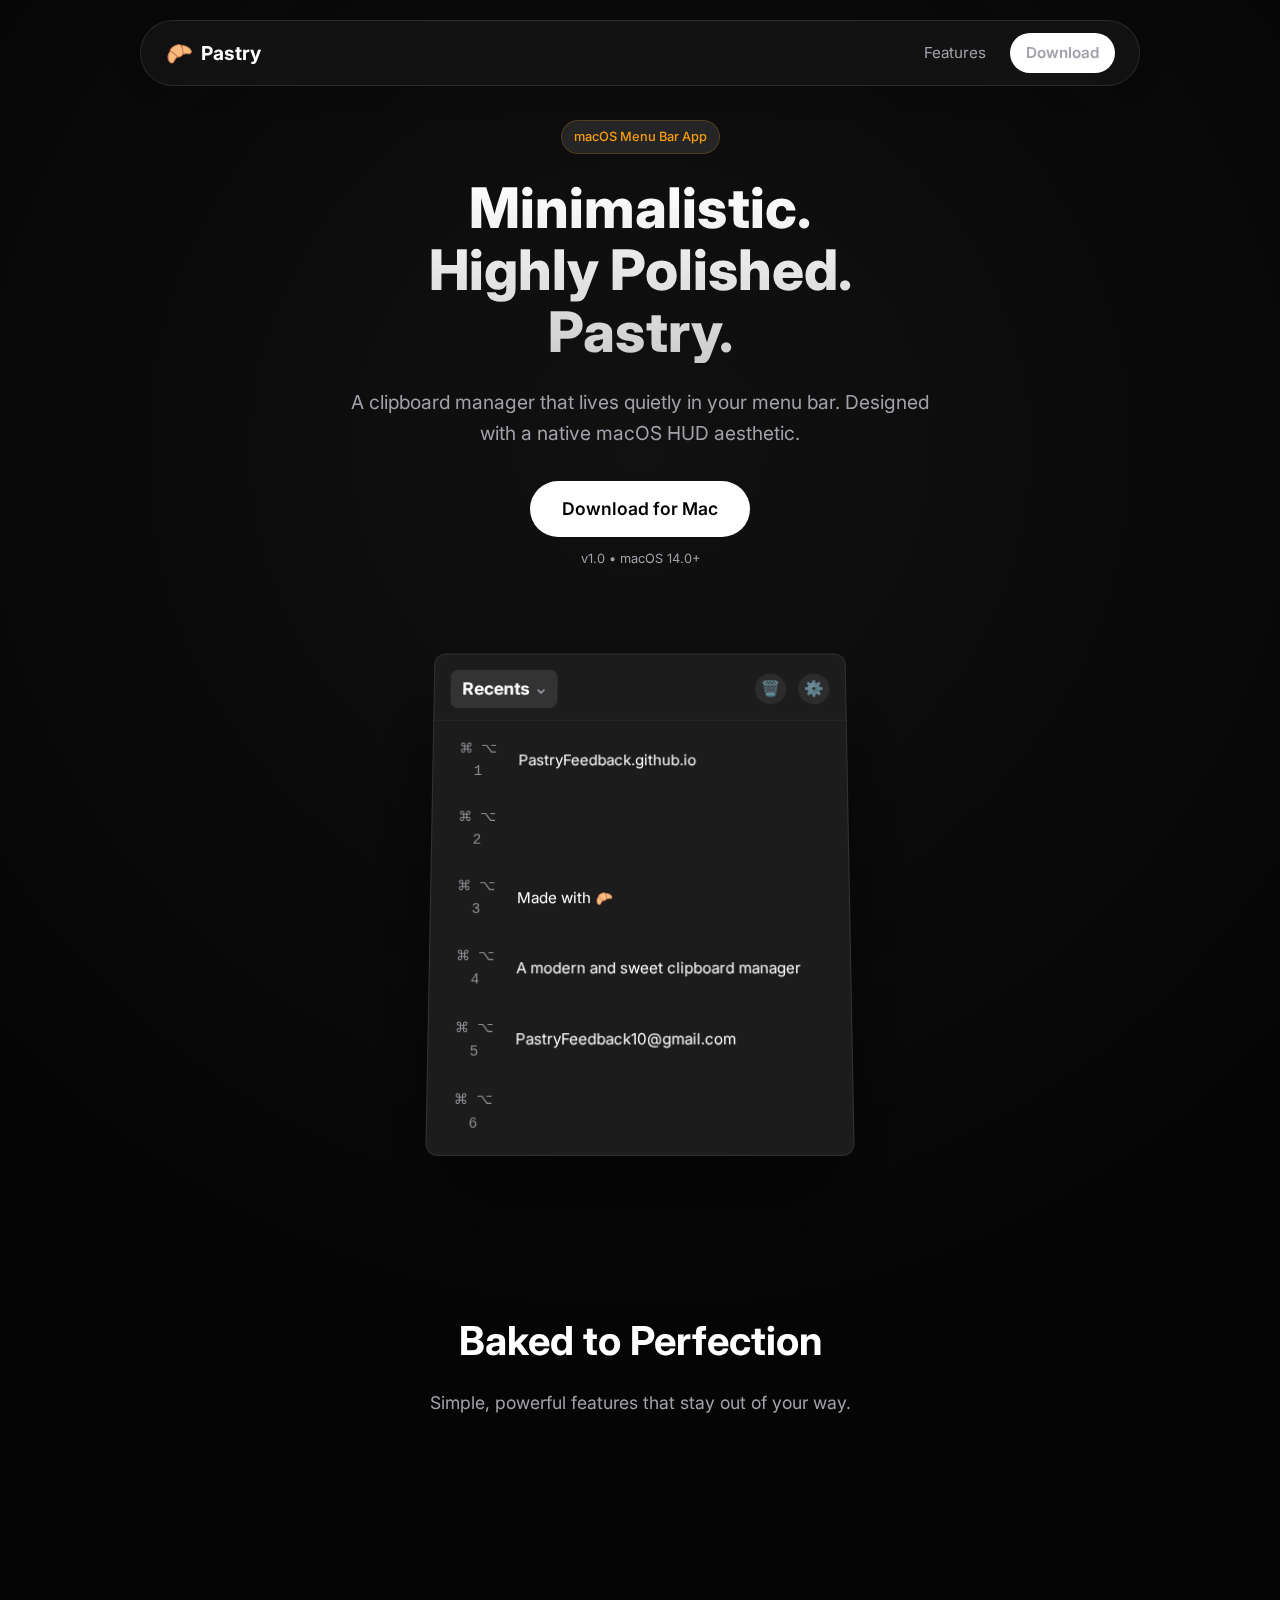
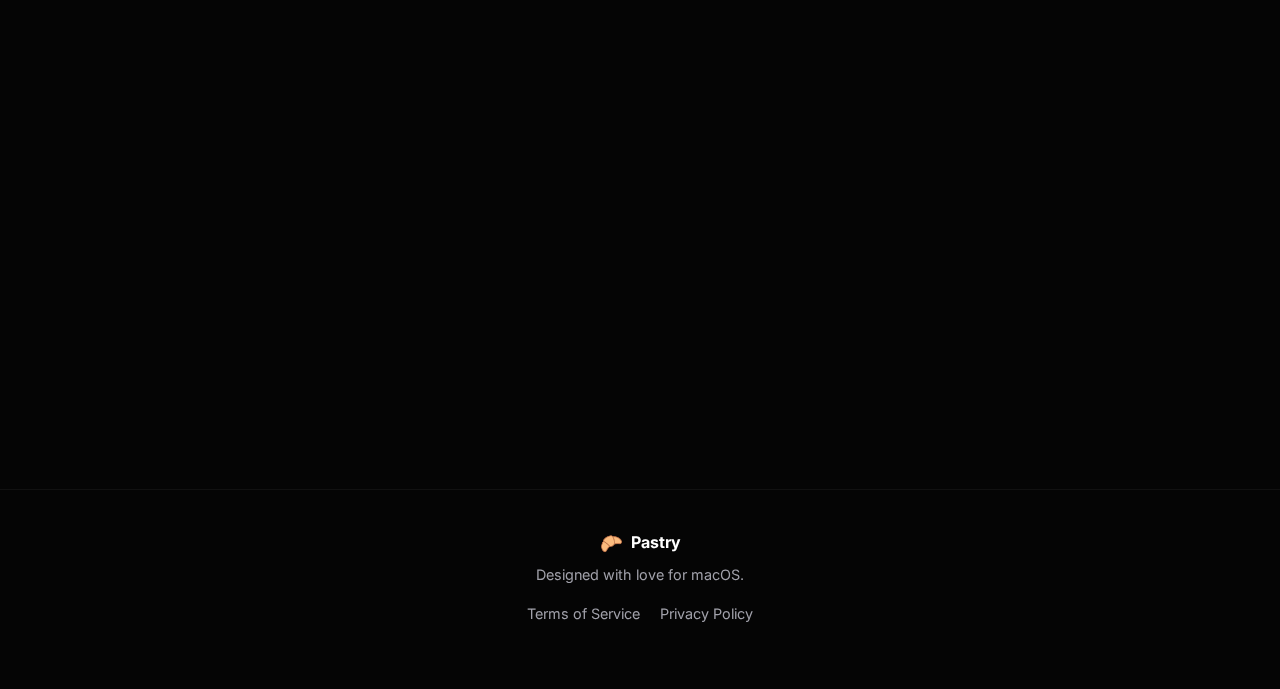
<file: index.html>
<!DOCTYPE html>
<html lang="en">
<head>
    <meta charset="UTF-8">
    <meta name="viewport" content="width=device-width, initial-scale=1.0">
    <title>Pastry - Minimalistic Clipboard Manager</title>
    <link rel="stylesheet" href="style.css">
    <link rel="preconnect" href="https://fonts.googleapis.com">
    <link rel="preconnect" href="https://fonts.gstatic.com" crossorigin>
    <link href="https://fonts.googleapis.com/css2?family=Inter:wght@300;400;500;600;700&display=swap" rel="stylesheet">
    <!-- SF Symbols font simulation or similar for specific icons could be added, but using emojis/svgs for now -->
</head>
<body>
    <div class="background-glow"></div>
    
    <nav class="navbar glass">
        <div class="logo">
            <img src="images/logo.png" alt="Pastry Logo" class="logo-img"> Pastry
        </div>
            <div class="nav-links">
                <a href="#features">Features</a>
                <a href="#" class="btn-primary">Download</a>
            </div>
    </nav>

    <main>
        <section class="hero">
            <div class="hero-content">
                <div class="badge">macOS Menu Bar App</div>
                <h1>Minimalistic.<br>Highly Polished.<br>Pastry.</h1>
                <p class="subtitle">A clipboard manager that lives quietly in your menu bar. Designed with a native macOS HUD aesthetic.</p>
                <div class="cta-group">
                    <a href="#" class="btn-primary large">Download for Mac</a>
                    <span class="version-info">v1.0 • macOS 14.0+</span>
                </div>
            </div>
            <div class="hero-visual">
                <!-- Main App Window (Recents) -->
                <div class="mockup-window glass app-window">
                    <div class="app-header">
                        <div class="header-title">
                            Recents <span class="chevron">⌄</span>
                        </div>
                        <div class="header-actions">
                            <span class="action-icon" title="Clear All">🗑️</span>
                            <span class="action-icon" title="Settings">⚙️</span>
                        </div>
                    </div>
                    <div class="app-content">
                        <div class="app-row">
                            <div class="row-shortcut">⌘ ⌥ 1</div>
                            <div class="row-content">PastryFeedback.github.io</div>
                        </div>
                        <div class="app-row">
                            <div class="row-shortcut">⌘ ⌥ 2</div>
                            <div class="row-content invisible-ink" data-width="200"></div>
                        </div>
                        <div class="app-row">
                            <div class="row-shortcut">⌘ ⌥ 3</div>
                            <div class="row-content">Made with <img src="images/logo.png" alt="Pastry Logo" style="height: 1.2em; vertical-align: sub;"></div>
                        </div>
                        <div class="app-row">
                            <div class="row-shortcut">⌘ ⌥ 4</div>
                            <div class="row-content">A modern and sweet clipboard manager</div>
                        </div>
                        <div class="app-row">
                            <div class="row-shortcut">⌘ ⌥ 5</div>
                            <div class="row-content">PastryFeedback10@gmail.com</div>
                        </div>
                         <div class="app-row">
                            <div class="row-shortcut">⌘ ⌥ 6</div>
                            <div class="row-content invisible-ink" data-width="150"></div>
                        </div>
                    </div>
                </div>

            </div>
        </section>

        <section id="features" class="features">
            <div class="section-header">
                <h2>Baked to Perfection</h2>
                <p>Simple, powerful features that stay out of your way.</p>
            </div>
            
            <div class="feature-grid">
                <div class="feature-card glass">
                    <div class="feature-icon">🕒</div>
                    <h3>Recents History</h3>
                    <p>Automatically captures the last 10 text snippets copied to your clipboard.</p>
                </div>
                <div class="feature-card glass">
                    <div class="feature-icon">⌨️</div>
                    <h3>Global Hotkeys</h3>
                    <p>Quickly copy items using <code>Cmd+Opt+1</code> through <code>0</code>.</p>
                </div>
                <div class="feature-card glass">
                    <div class="feature-icon">📁</div>
                    <h3>Custom Profiles</h3>
                    <p>Create named folders to organize your persistent snippets.</p>
                </div>
                <div class="feature-card glass">
                    <div class="feature-icon">👁️</div>
                    <h3>Obscure Text</h3>
                    <p>Right-click any snippet to hide sensitive information with "invisible ink."</p>
                </div>
                <div class="feature-card glass">
                    <div class="feature-icon">🗑️</div>
                    <h3>Smart Deletion</h3>
                    <p>Swipe left or press <code>Cmd+D</code> with safety confirmations.</p>
                </div>
                <div class="feature-card glass">
                    <div class="feature-icon">🔒</div>
                    <h3>Private & Secure</h3>
                    <p>Pastry doesn't store, sell, or send any data. Everything is stored locally for app functionality only.</p>
                </div>
            </div>
        </section>

    </main>

    <footer>
        <div class="footer-content">
            <div class="footer-logo">
                <img src="images/logo.png" alt="Pastry Logo" class="footer-logo-img"> Pastry
            </div>
            <p>Designed with love for macOS.</p>
            <div class="footer-links">
                <a href="terms.html">Terms of Service</a>
                <a href="privacy.html">Privacy Policy</a>
            </div>
        </div>
    </footer>

    <script src="script.js"></script>
</body>
</html>
</file>
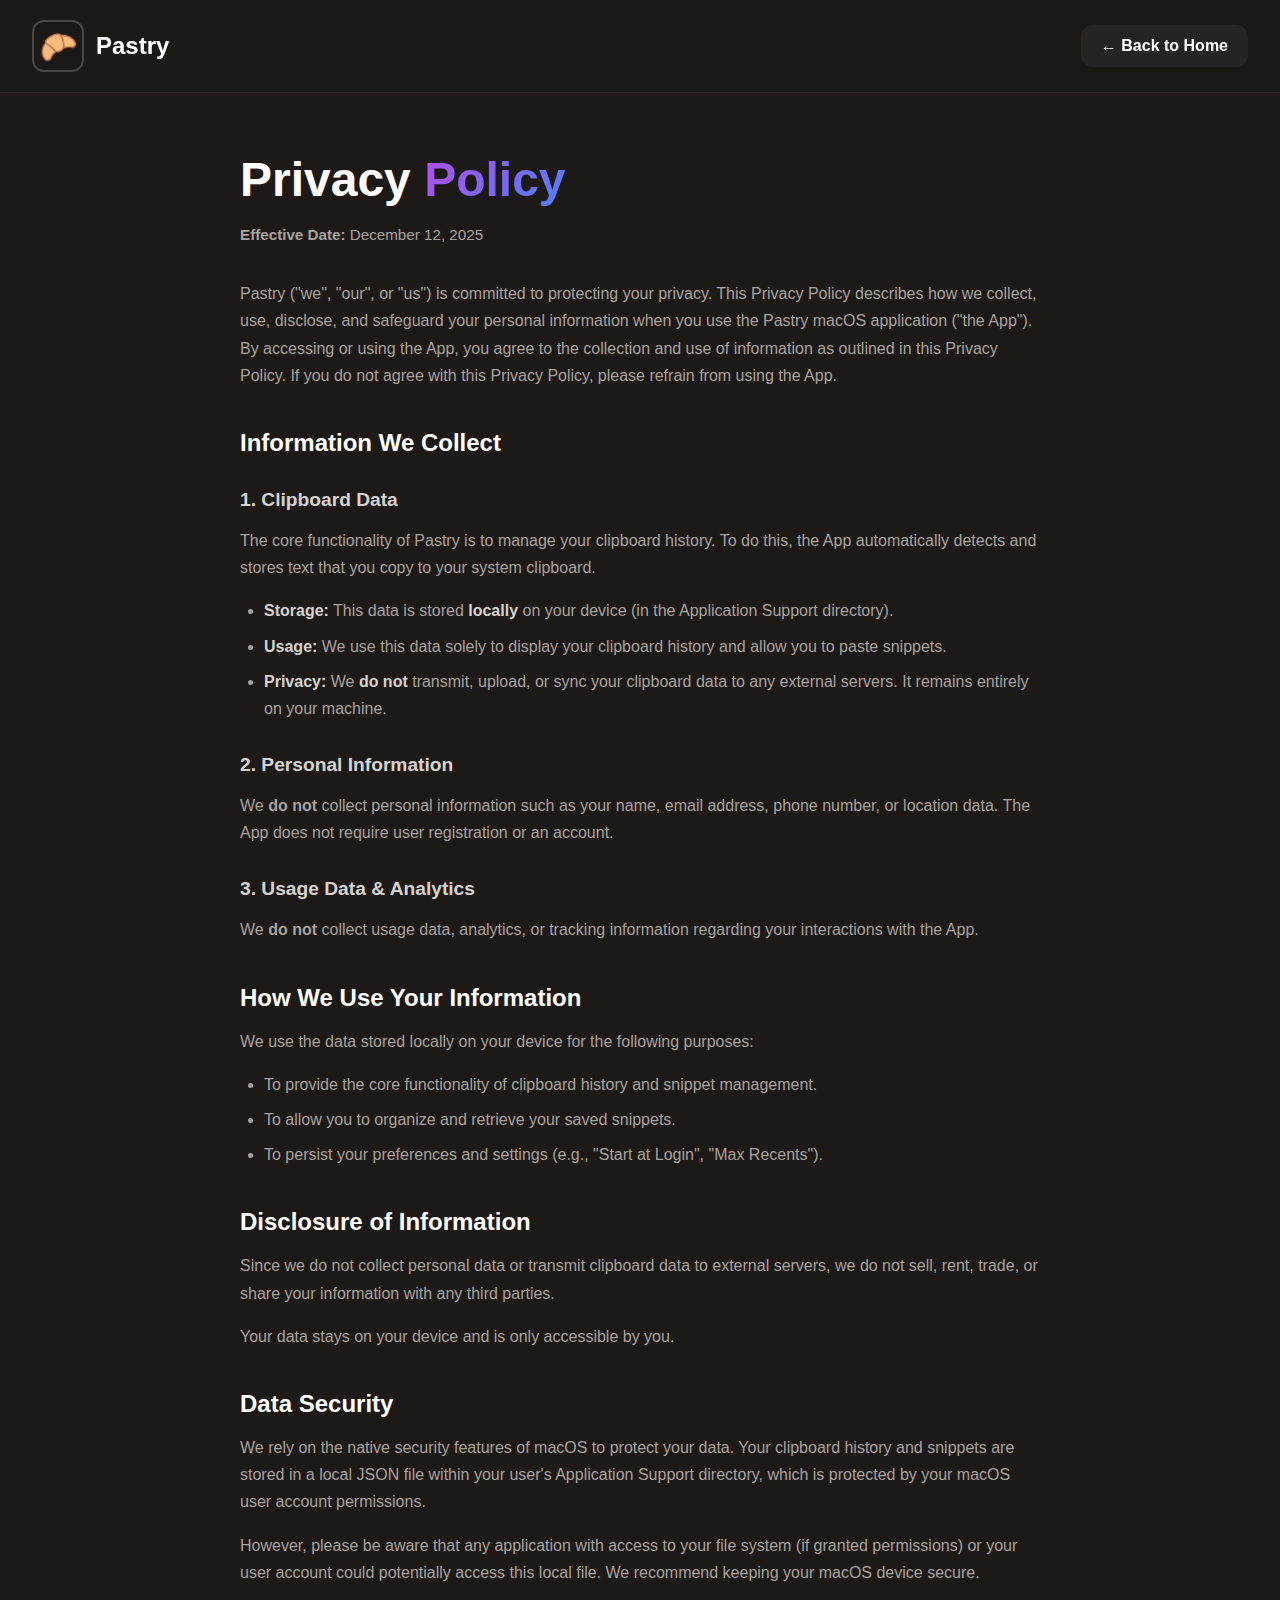
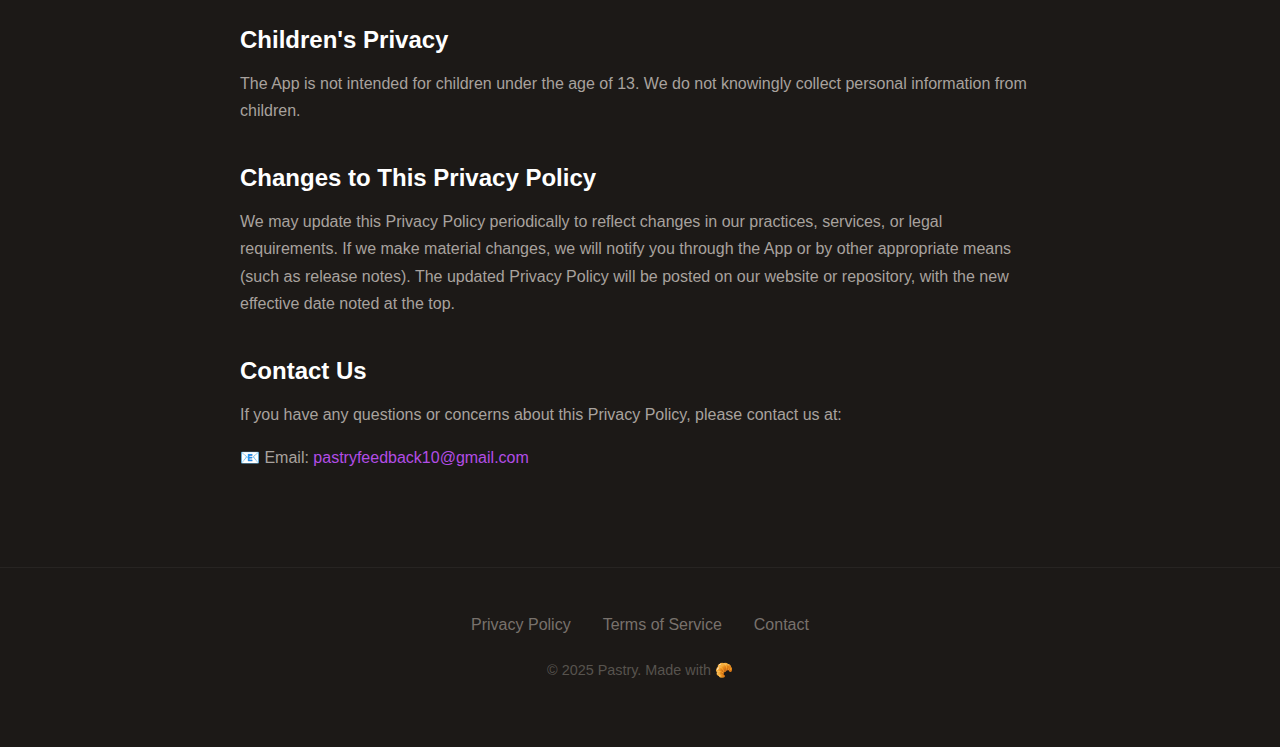
<file: privacy.html>
<!DOCTYPE html>
<html lang="en" class="dark">
<head>
    <meta charset="UTF-8">
    <meta name="viewport" content="width=device-width, initial-scale=1.0">
    <title>Privacy Policy - Pastry</title>
    <link rel="icon" type="image/png" href="images/logo.png">
    <link rel="stylesheet" crossorigin="" href="assets/app-BMfBlJcu.css">
    <style>
        body {
            background-color: #1c1917;
            color: #e7e5e4;
            font-family: -apple-system, BlinkMacSystemFont, "Segoe UI", Roboto, Helvetica, Arial, sans-serif;
            margin: 0;
            padding: 0;
            min-height: 100vh;
        }
        
        .text-gradient-pastry {
            background: linear-gradient(135deg, rgb(179, 77, 230) 0%, rgb(77, 128, 255) 100%);
            -webkit-background-clip: text;
            -webkit-text-fill-color: transparent;
            background-clip: text;
        }
        
        /* Header */
        header {
            background-color: rgba(28, 25, 23, 0.8);
            backdrop-filter: blur(24px);
            -webkit-backdrop-filter: blur(24px);
            border-bottom: 1px solid rgba(255,255,255,0.05);
            position: fixed;
            top: 0;
            left: 0;
            right: 0;
            z-index: 40;
            padding: 1.25rem 2rem;
        }
        
        .header-content {
            max-width: 1280px;
            margin: 0 auto;
            display: flex;
            justify-content: space-between;
            align-items: center;
        }
        
        .logo-link {
            display: flex;
            align-items: center;
            text-decoration: none;
            gap: 12px;
        }
        
        .logo-img {
            width: 40px;
            height: 40px;
            border-radius: 12px;
            border: 2.5px solid rgba(255, 255, 255, 0.2);
            padding: 4px;
            object-fit: contain;
        }
        
        .logo-text {
            font-size: 1.5rem;
            font-weight: 700;
            color: #fff;
        }
        
        .home-btn {
            background: rgba(255, 255, 255, 0.05);
            color: #fff;
            padding: 12px 20px;
            border-radius: 12px;
            text-decoration: none;
            font-weight: 600;
            font-size: 1rem;
            transition: background 0.2s;
        }
        
        .home-btn:hover {
            background: rgba(255, 255, 255, 0.1);
        }
        
        /* Main Content */
        main {
            max-width: 800px;
            margin: 0 auto;
            padding: 120px 24px 80px;
        }
        
        h1 {
            font-size: 3rem;
            font-weight: 700;
            margin-bottom: 0.5rem;
            color: #fff;
        }
        
        .effective-date {
            color: #a8a29e;
            margin-bottom: 2rem;
            font-size: 0.95rem;
        }
        
        h2 {
            font-size: 1.5rem;
            font-weight: 600;
            color: #fff;
            margin-top: 2.5rem;
            margin-bottom: 1rem;
        }
        
        h3 {
            font-size: 1.2rem;
            font-weight: 600;
            color: #d6d3d1;
            margin-top: 2rem;
            margin-bottom: 0.75rem;
        }
        
        p {
            line-height: 1.7;
            color: #a8a29e;
            margin-bottom: 1rem;
        }
        
        ul {
            padding-left: 1.5rem;
            margin-bottom: 1rem;
        }
        
        li {
            line-height: 1.7;
            color: #a8a29e;
            margin-bottom: 0.5rem;
        }
        
        li strong {
            color: #d6d3d1;
        }
        
        a {
            color: rgb(179, 77, 230);
            text-decoration: none;
        }
        
        a:hover {
            text-decoration: underline;
        }
        
        /* Footer */
        footer {
            text-align: center;
            padding: 3rem 2rem;
            border-top: 1px solid rgba(255, 255, 255, 0.05);
        }
        
        .footer-links {
            display: flex;
            justify-content: center;
            gap: 2rem;
            margin-bottom: 1.5rem;
        }
        
        .footer-link {
            color: #78716c;
            text-decoration: none;
            transition: color 0.2s;
        }
        
        .footer-link:hover {
            color: #d6d3d1;
        }
        
        .footer-text {
            color: #57534e;
            font-size: 0.9rem;
        }
    </style>
</head>
<body>
    <header>
        <div class="header-content">
            <a href="index.html" class="logo-link">
                <img src="images/logo.png" alt="Pastry Logo" class="logo-img">
                <span class="logo-text">Pastry</span>
            </a>
            <a href="index.html" class="home-btn">← Back to Home</a>
        </div>
    </header>

    <main>
        <h1>Privacy <span class="text-gradient-pastry">Policy</span></h1>
        <p class="effective-date"><strong>Effective Date:</strong> December 12, 2025</p>

        <p>Pastry ("we", "our", or "us") is committed to protecting your privacy. This Privacy Policy describes how we collect, use, disclose, and safeguard your personal information when you use the Pastry macOS application ("the App"). By accessing or using the App, you agree to the collection and use of information as outlined in this Privacy Policy. If you do not agree with this Privacy Policy, please refrain from using the App.</p>

        <h2>Information We Collect</h2>

        <h3>1. Clipboard Data</h3>
        <p>The core functionality of Pastry is to manage your clipboard history. To do this, the App automatically detects and stores text that you copy to your system clipboard.</p>
        <ul>
            <li><strong>Storage:</strong> This data is stored <strong>locally</strong> on your device (in the Application Support directory).</li>
            <li><strong>Usage:</strong> We use this data solely to display your clipboard history and allow you to paste snippets.</li>
            <li><strong>Privacy:</strong> We <strong>do not</strong> transmit, upload, or sync your clipboard data to any external servers. It remains entirely on your machine.</li>
        </ul>

        <h3>2. Personal Information</h3>
        <p>We <strong>do not</strong> collect personal information such as your name, email address, phone number, or location data. The App does not require user registration or an account.</p>

        <h3>3. Usage Data & Analytics</h3>
        <p>We <strong>do not</strong> collect usage data, analytics, or tracking information regarding your interactions with the App.</p>

        <h2>How We Use Your Information</h2>
        <p>We use the data stored locally on your device for the following purposes:</p>
        <ul>
            <li>To provide the core functionality of clipboard history and snippet management.</li>
            <li>To allow you to organize and retrieve your saved snippets.</li>
            <li>To persist your preferences and settings (e.g., "Start at Login", "Max Recents").</li>
        </ul>

        <h2>Disclosure of Information</h2>
        <p>Since we do not collect personal data or transmit clipboard data to external servers, we do not sell, rent, trade, or share your information with any third parties.</p>
        <p>Your data stays on your device and is only accessible by you.</p>

        <h2>Data Security</h2>
        <p>We rely on the native security features of macOS to protect your data. Your clipboard history and snippets are stored in a local JSON file within your user's Application Support directory, which is protected by your macOS user account permissions.</p>
        <p>However, please be aware that any application with access to your file system (if granted permissions) or your user account could potentially access this local file. We recommend keeping your macOS device secure.</p>

        <h2>Children's Privacy</h2>
        <p>The App is not intended for children under the age of 13. We do not knowingly collect personal information from children.</p>

        <h2>Changes to This Privacy Policy</h2>
        <p>We may update this Privacy Policy periodically to reflect changes in our practices, services, or legal requirements. If we make material changes, we will notify you through the App or by other appropriate means (such as release notes). The updated Privacy Policy will be posted on our website or repository, with the new effective date noted at the top.</p>

        <h2>Contact Us</h2>
        <p>If you have any questions or concerns about this Privacy Policy, please contact us at:</p>
        <p>📧 Email: <a href="mailto:pastryfeedback10@gmail.com">pastryfeedback10@gmail.com</a></p>
    </main>

    <footer>
        <div class="footer-links">
            <a href="privacy.html" class="footer-link">Privacy Policy</a>
            <a href="terms.html" class="footer-link">Terms of Service</a>
            <a href="mailto:PastryFeedback10@gmail.com" class="footer-link">Contact</a>
        </div>
        <p class="footer-text">© 2025 Pastry. Made with 🥐</p>
    </footer>
</body>
</html>
</file>
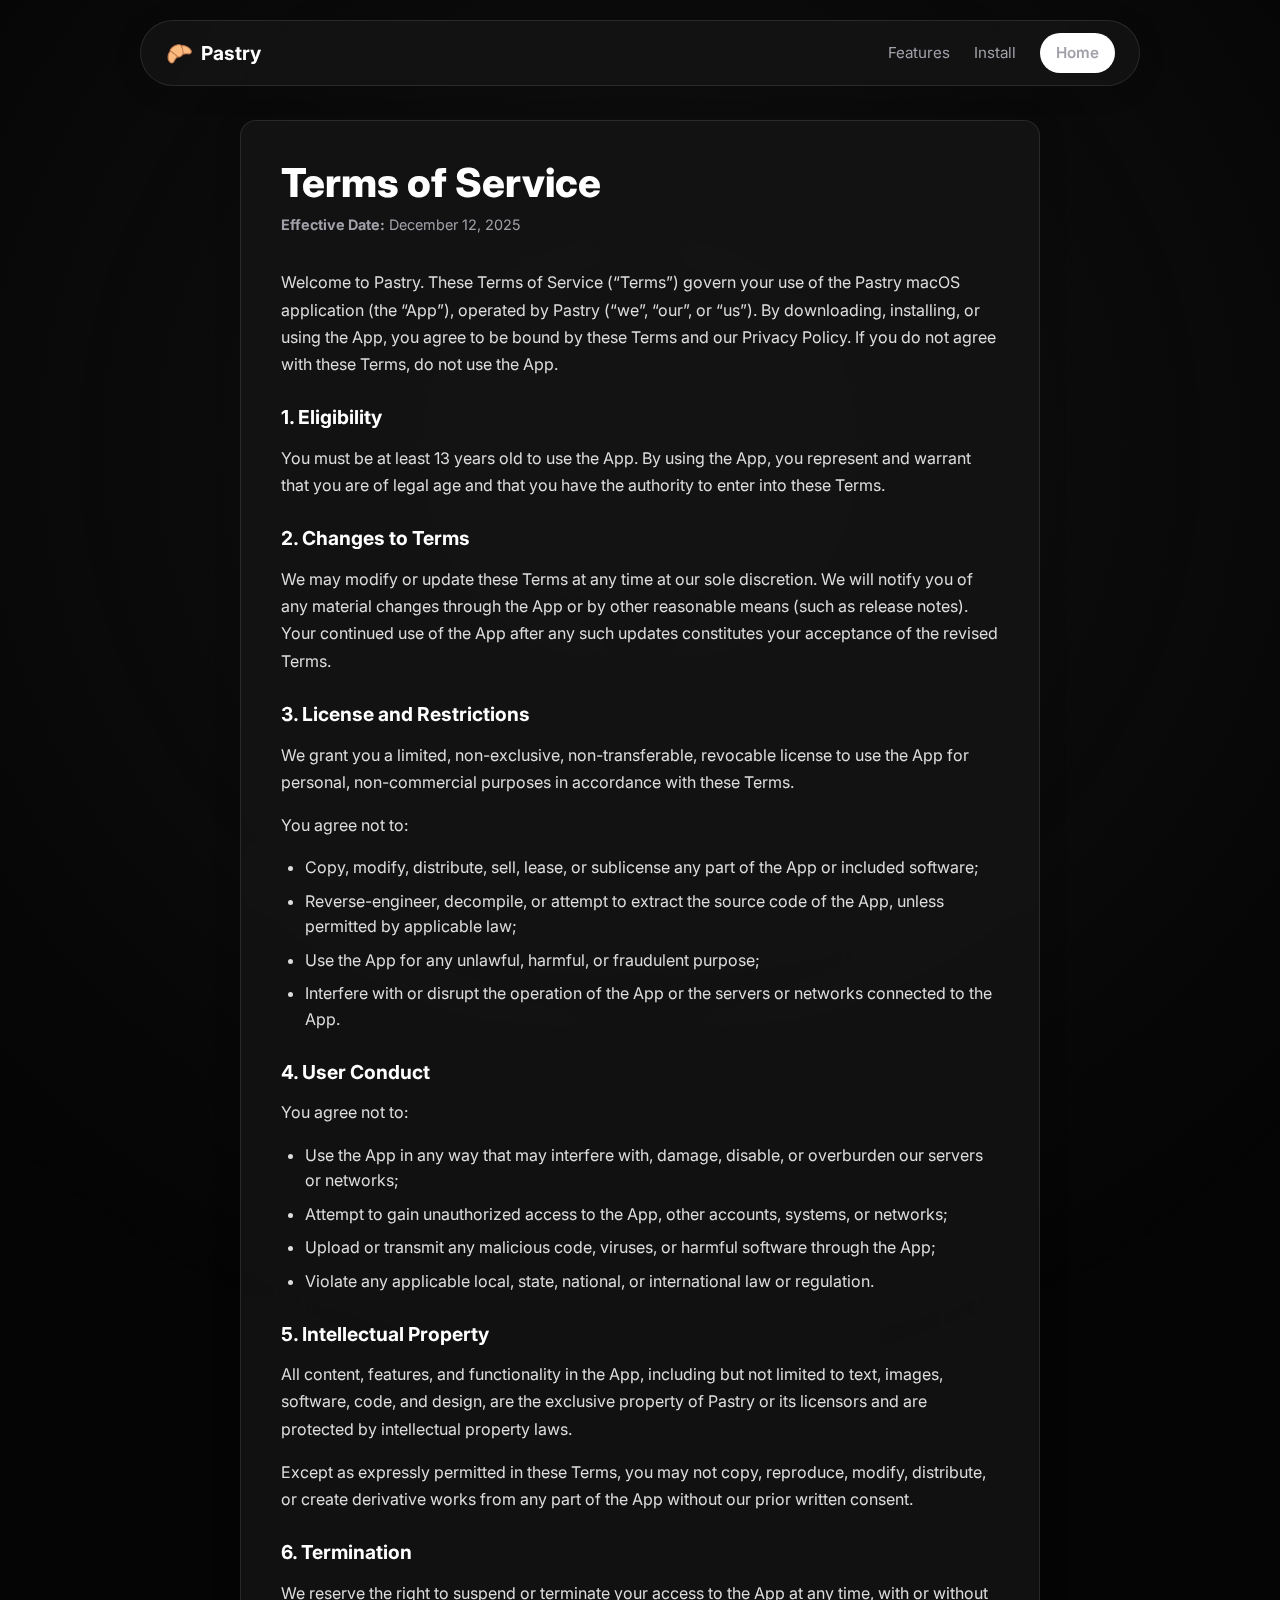
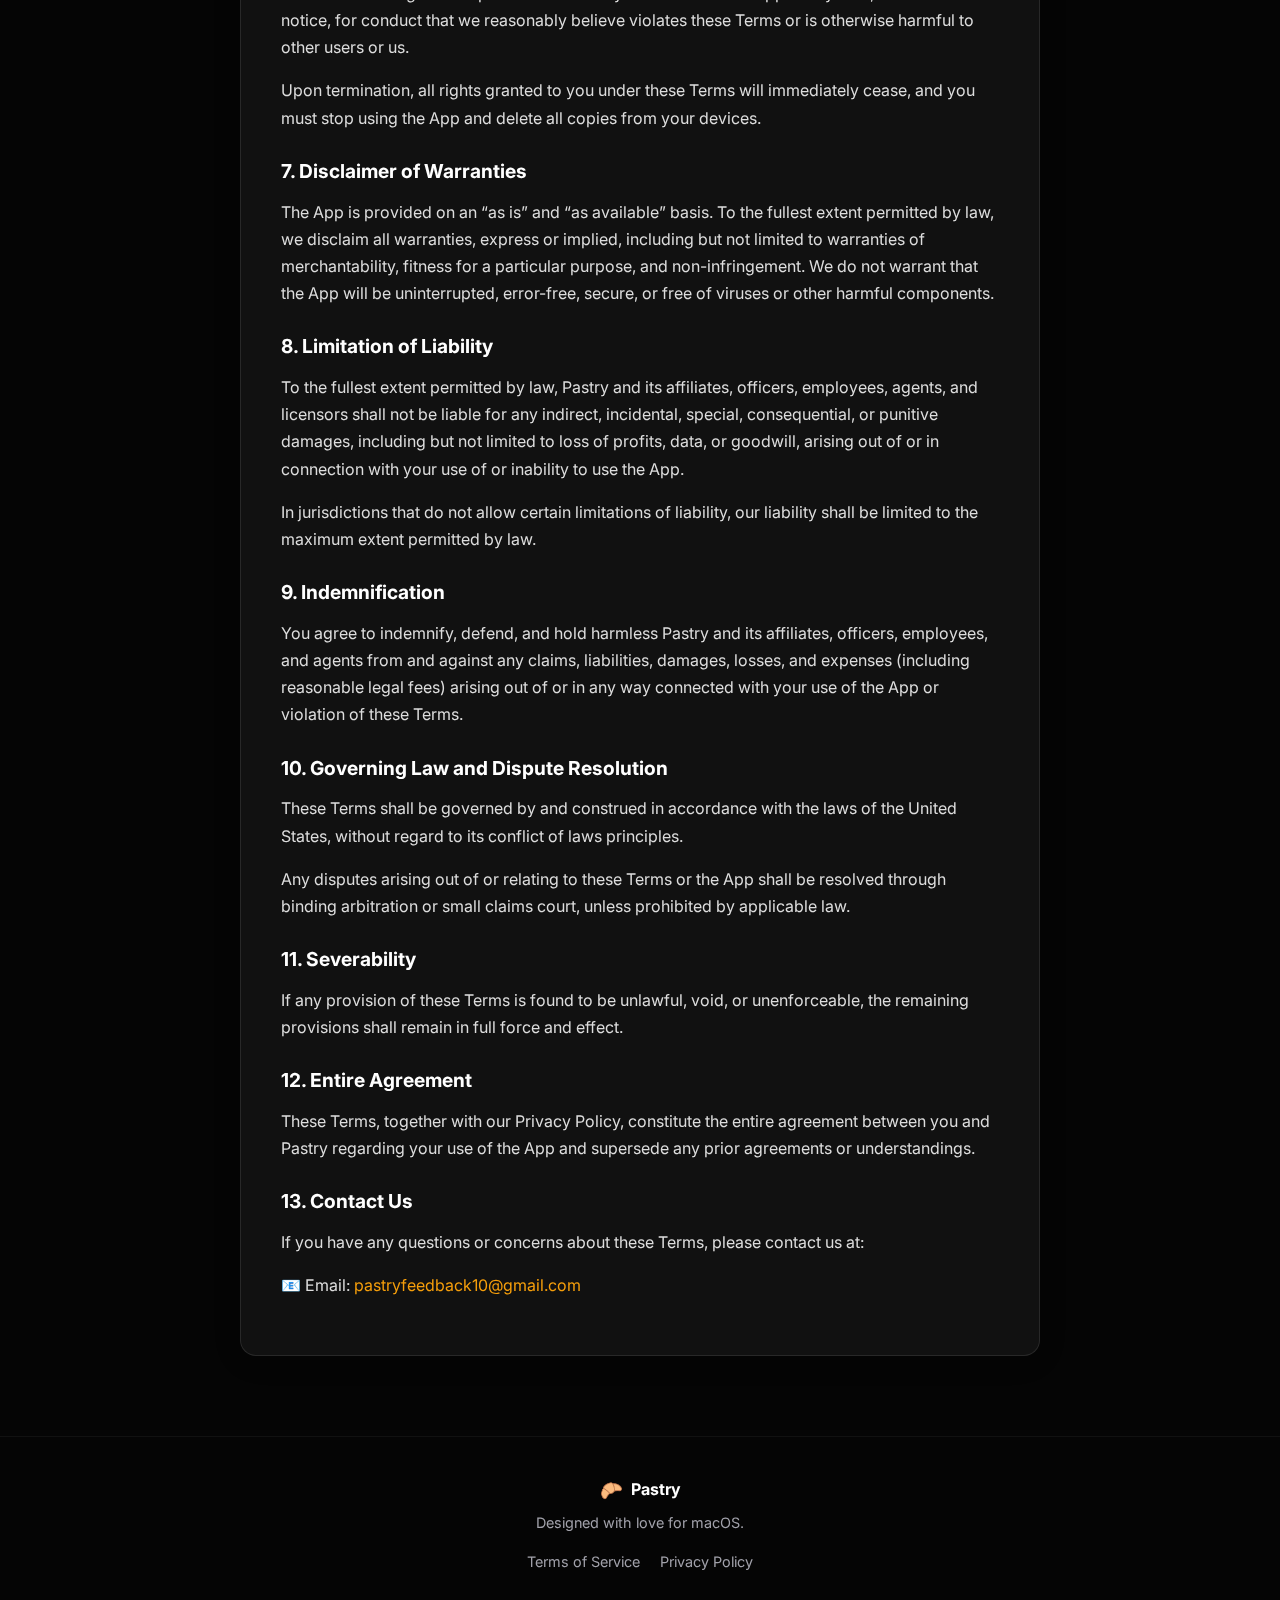
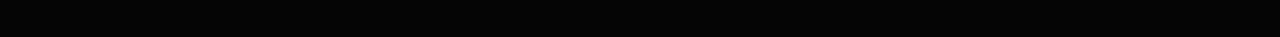
<file: terms.html>
<!DOCTYPE html>
<html lang="en">
<head>
    <meta charset="UTF-8">
    <meta name="viewport" content="width=device-width, initial-scale=1.0">
    <title>Terms of Service - Pastry</title>
    <link rel="stylesheet" href="style.css">
    <link rel="preconnect" href="https://fonts.googleapis.com">
    <link rel="preconnect" href="https://fonts.gstatic.com" crossorigin>
    <link href="https://fonts.googleapis.com/css2?family=Inter:wght@300;400;500;600;700&display=swap" rel="stylesheet">
</head>
<body>
    <div class="background-glow"></div>
    
    <nav class="navbar glass">
        <div class="logo">
            <a href="index.html" style="text-decoration: none; color: inherit; display: flex; align-items: center; gap: 8px;">
                <img src="images/logo.png" alt="Pastry Logo" class="logo-img"> Pastry
            </a>
        </div>
        <div class="nav-links">
            <a href="index.html#features">Features</a>
            <a href="index.html#install">Install</a>
            <a href="index.html" class="btn-primary">Home</a>
        </div>
    </nav>

    <main class="legal-page">
        <div class="glass legal-container">
            <h1>Terms of Service</h1>
            <p class="effective-date"><strong>Effective Date:</strong> December 12, 2025</p>

            <p>Welcome to Pastry. These Terms of Service (“Terms”) govern your use of the Pastry macOS application (the “App”), operated by Pastry (“we”, “our”, or “us”). By downloading, installing, or using the App, you agree to be bound by these Terms and our Privacy Policy. If you do not agree with these Terms, do not use the App.</p>

            <h3>1. Eligibility</h3>
            <p>You must be at least 13 years old to use the App. By using the App, you represent and warrant that you are of legal age and that you have the authority to enter into these Terms.</p>

            <h3>2. Changes to Terms</h3>
            <p>We may modify or update these Terms at any time at our sole discretion. We will notify you of any material changes through the App or by other reasonable means (such as release notes). Your continued use of the App after any such updates constitutes your acceptance of the revised Terms.</p>

            <h3>3. License and Restrictions</h3>
            <p>We grant you a limited, non-exclusive, non-transferable, revocable license to use the App for personal, non-commercial purposes in accordance with these Terms.</p>
            <p>You agree not to:</p>
            <ul>
                <li>Copy, modify, distribute, sell, lease, or sublicense any part of the App or included software;</li>
                <li>Reverse-engineer, decompile, or attempt to extract the source code of the App, unless permitted by applicable law;</li>
                <li>Use the App for any unlawful, harmful, or fraudulent purpose;</li>
                <li>Interfere with or disrupt the operation of the App or the servers or networks connected to the App.</li>
            </ul>

            <h3>4. User Conduct</h3>
            <p>You agree not to:</p>
            <ul>
                <li>Use the App in any way that may interfere with, damage, disable, or overburden our servers or networks;</li>
                <li>Attempt to gain unauthorized access to the App, other accounts, systems, or networks;</li>
                <li>Upload or transmit any malicious code, viruses, or harmful software through the App;</li>
                <li>Violate any applicable local, state, national, or international law or regulation.</li>
            </ul>

            <h3>5. Intellectual Property</h3>
            <p>All content, features, and functionality in the App, including but not limited to text, images, software, code, and design, are the exclusive property of Pastry or its licensors and are protected by intellectual property laws.</p>
            <p>Except as expressly permitted in these Terms, you may not copy, reproduce, modify, distribute, or create derivative works from any part of the App without our prior written consent.</p>

            <h3>6. Termination</h3>
            <p>We reserve the right to suspend or terminate your access to the App at any time, with or without notice, for conduct that we reasonably believe violates these Terms or is otherwise harmful to other users or us.</p>
            <p>Upon termination, all rights granted to you under these Terms will immediately cease, and you must stop using the App and delete all copies from your devices.</p>

            <h3>7. Disclaimer of Warranties</h3>
            <p>The App is provided on an “as is” and “as available” basis. To the fullest extent permitted by law, we disclaim all warranties, express or implied, including but not limited to warranties of merchantability, fitness for a particular purpose, and non-infringement. We do not warrant that the App will be uninterrupted, error-free, secure, or free of viruses or other harmful components.</p>

            <h3>8. Limitation of Liability</h3>
            <p>To the fullest extent permitted by law, Pastry and its affiliates, officers, employees, agents, and licensors shall not be liable for any indirect, incidental, special, consequential, or punitive damages, including but not limited to loss of profits, data, or goodwill, arising out of or in connection with your use of or inability to use the App.</p>
            <p>In jurisdictions that do not allow certain limitations of liability, our liability shall be limited to the maximum extent permitted by law.</p>

            <h3>9. Indemnification</h3>
            <p>You agree to indemnify, defend, and hold harmless Pastry and its affiliates, officers, employees, and agents from and against any claims, liabilities, damages, losses, and expenses (including reasonable legal fees) arising out of or in any way connected with your use of the App or violation of these Terms.</p>

            <h3>10. Governing Law and Dispute Resolution</h3>
            <p>These Terms shall be governed by and construed in accordance with the laws of the United States, without regard to its conflict of laws principles.</p>
            <p>Any disputes arising out of or relating to these Terms or the App shall be resolved through binding arbitration or small claims court, unless prohibited by applicable law.</p>

            <h3>11. Severability</h3>
            <p>If any provision of these Terms is found to be unlawful, void, or unenforceable, the remaining provisions shall remain in full force and effect.</p>

            <h3>12. Entire Agreement</h3>
            <p>These Terms, together with our Privacy Policy, constitute the entire agreement between you and Pastry regarding your use of the App and supersede any prior agreements or understandings.</p>

            <h3>13. Contact Us</h3>
            <p>If you have any questions or concerns about these Terms, please contact us at:</p>
            <p>📧 Email: <a href="mailto:pastryfeedback10@gmail.com">pastryfeedback10@gmail.com</a></p>
        </div>
    </main>

    <footer>
        <div class="footer-content">
            <div class="footer-logo">
                <img src="images/logo.png" alt="Pastry Logo" class="footer-logo-img"> Pastry
            </div>
            <p>Designed with love for macOS.</p>
            <div class="footer-links">
                <a href="terms.html">Terms of Service</a>
                <a href="privacy.html">Privacy Policy</a>
            </div>
        </div>
    </footer>
</body>
</html>
</file>
<file: style.css>
:root {
    --bg-color: #050505;
    --text-color: #ffffff;
    --text-secondary: #a1a1aa;
    --accent-color: #f59e0b; /* Golden pastry color */
    --accent-glow: rgba(245, 158, 11, 0.3);
    --glass-bg: rgba(30, 30, 30, 0.6); /* Darker charcoal base for app mockup */
    --glass-border: rgba(255, 255, 255, 0.1);
    --card-hover-bg: rgba(255, 255, 255, 0.08);
    --font-main: 'Inter', -apple-system, BlinkMacSystemFont, sans-serif;
    --app-radius: 12px;
}

* {
    margin: 0;
    padding: 0;
    box-sizing: border-box;
}

body {
    background-color: var(--bg-color);
    color: var(--text-color);
    font-family: var(--font-main);
    line-height: 1.6;
    overflow-x: hidden;
}

/* Background Effects */
.background-glow {
    position: fixed;
    top: -50%;
    left: -50%;
    width: 200%;
    height: 200%;
    background: radial-gradient(circle at center, rgba(30, 30, 30, 0.5) 0%, transparent 60%);
    z-index: -1;
    pointer-events: none;
}

/* Glassmorphism Utility */
.glass {
    background: rgba(20, 20, 20, 0.6);
    backdrop-filter: blur(20px);
    -webkit-backdrop-filter: blur(20px);
    border: 1px solid var(--glass-border);
    border-radius: 16px;
    box-shadow: 0 4px 30px rgba(0, 0, 0, 0.1);
}

/* Navigation */
.navbar {
    position: fixed;
    top: 20px;
    left: 50%;
    transform: translateX(-50%);
    width: 90%;
    max-width: 1000px;
    padding: 12px 24px;
    display: flex;
    justify-content: space-between;
    align-items: center;
    z-index: 1000;
    border-radius: 100px;
    background: rgba(20, 20, 20, 0.8);
}

.logo {
    font-weight: 700;
    font-size: 1.2rem;
    display: flex;
    align-items: center;
    gap: 8px;
}

.logo-img {
    height: 28px;
    width: auto;
    display: block;
}

.nav-links {
    display: flex;
    align-items: center;
    gap: 24px;
}

.nav-links a {
    color: var(--text-secondary);
    text-decoration: none;
    font-size: 0.95rem;
    transition: color 0.2s;
}

.nav-links a:hover {
    color: var(--text-color);
}

.btn-primary {
    background: white;
    color: black;
    padding: 8px 16px;
    border-radius: 100px;
    font-weight: 600;
    text-decoration: none;
    transition: transform 0.2s, background-color 0.2s;
}

.btn-primary:hover {
    background: #e5e5e5;
    transform: scale(1.02);
}

/* Hero Section */
.hero {
    min-height: 100vh;
    display: flex;
    flex-direction: column;
    align-items: center;
    justify-content: center;
    padding: 120px 20px 60px;
    text-align: center;
}

.hero-content {
    max-width: 800px;
    margin-bottom: 80px;
    animation: fadeInUp 0.8s ease-out;
}

.badge {
    display: inline-block;
    padding: 6px 12px;
    background: rgba(255, 255, 255, 0.1);
    border-radius: 100px;
    font-size: 0.8rem;
    font-weight: 500;
    margin-bottom: 24px;
    color: var(--accent-color);
    border: 1px solid rgba(245, 158, 11, 0.2);
}

h1 {
    font-size: 3.5rem;
    font-weight: 800;
    line-height: 1.1;
    margin-bottom: 24px;
    background: linear-gradient(180deg, #fff 0%, #ccc 100%);
    -webkit-background-clip: text;
    -webkit-text-fill-color: transparent;
}

.subtitle {
    font-size: 1.2rem;
    color: var(--text-secondary);
    max-width: 600px;
    margin: 0 auto 32px;
}

.cta-group {
    display: flex;
    flex-direction: column;
    align-items: center;
    gap: 12px;
}

.btn-primary.large {
    padding: 14px 32px;
    font-size: 1.1rem;
}

.version-info {
    font-size: 0.8rem;
    color: var(--text-secondary);
}

/* Mockup Visuals */
.hero-visual {
    width: 100%;
    max-width: 900px;
    height: 500px; /* Constrain height to keep items relative */
    position: relative;
    perspective: 1000px;
    animation: fadeInScale 1s ease-out 0.2s backwards;
    /* Center the container content */
    display: flex;
    justify-content: center;
    align-items: center;
}

/* Main App Window Mockup */
.mockup-window.app-window {
    position: absolute;
    /* Centered positioning */
    top: 50%;
    left: 50%; 
    transform: translate(-50%, -50%) rotateX(5deg);
    width: 420px;
    background: rgba(28, 28, 30, 0.95); /* Deep charcoal */
    border: 1px solid rgba(255, 255, 255, 0.1);
    border-radius: var(--app-radius);
    box-shadow: 0 50px 100px rgba(0, 0, 0, 0.6);
    overflow: hidden;
    z-index: 2;
    transition: transform 0.3s ease;
}

.mockup-window.app-window:hover {
    transform: translate(-50%, -55%) rotateX(2deg);
}

.app-header {
    display: flex;
    justify-content: space-between;
    align-items: center;
    padding: 16px 16px 12px;
    border-bottom: 1px solid rgba(255, 255, 255, 0.05);
}

.header-title {
    font-size: 1.1rem;
    font-weight: 700;
    color: #fff;
    display: flex;
    align-items: center;
    gap: 6px;
    cursor: pointer;
    background: rgba(255, 255, 255, 0.1);
    padding: 6px 12px;
    border-radius: 8px;
}

.chevron {
    font-size: 0.8rem;
    color: var(--text-secondary);
    margin-top: 2px;
}

.header-actions {
    display: flex;
    gap: 12px;
}

.action-icon {
    font-size: 1rem;
    cursor: pointer;
    opacity: 0.7;
    transition: opacity 0.2s;
    background: rgba(255, 255, 255, 0.1);
    width: 32px;
    height: 32px;
    display: flex;
    align-items: center;
    justify-content: center;
    border-radius: 50%;
}

.action-icon:hover {
    opacity: 1;
    background: rgba(255, 255, 255, 0.2);
}

.app-content {
    padding: 8px;
    display: flex;
    flex-direction: column;
    gap: 4px;
}

.app-row {
    display: flex;
    align-items: center;
    padding: 10px 12px;
    gap: 16px;
    border-radius: 6px;
    transition: background 0.2s;
}

.app-row:hover {
    background: rgba(255, 255, 255, 0.05);
}

.row-shortcut {
    font-family: monospace;
    color: #8E8E93; /* macOS shortcut gray */
    font-size: 0.9rem;
    width: 50px;
    flex-shrink: 0;
}

.row-content {
    color: #fff;
    font-size: 0.95rem;
    white-space: nowrap;
    overflow: hidden;
    text-overflow: ellipsis;
    position: relative; /* For absolute positioning of canvas if needed */
}

/* Remove CSS blur since we use canvas now */
.invisible-ink {
    height: 1.2em; /* Ensure height for canvas */
    display: block;
}


/* Help Panel Mockup (Floating) - REMOVED */

/* Features Section */
.features {
    padding: 100px 20px;
    max-width: 1100px;
    margin: 0 auto;
}

.section-header {
    text-align: center;
    margin-bottom: 60px;
}

.section-header h2 {
    font-size: 2.5rem;
    margin-bottom: 16px;
}

.section-header p {
    color: var(--text-secondary);
    font-size: 1.1rem;
}

.feature-grid {
    display: grid;
    grid-template-columns: repeat(auto-fit, minmax(300px, 1fr));
    gap: 24px;
}

.feature-card {
    padding: 32px;
    transition: transform 0.3s, background 0.3s;
    background: rgba(255, 255, 255, 0.03);
}

.feature-card:hover {
    transform: translateY(-5px);
    background: var(--card-hover-bg);
}

.feature-icon {
    font-size: 2rem;
    margin-bottom: 20px;
}

.feature-card h3 {
    margin-bottom: 12px;
    font-size: 1.3rem;
}

.feature-card p {
    color: var(--text-secondary);
    font-size: 0.95rem;
}

.feature-card code {
    background: rgba(255, 255, 255, 0.1);
    padding: 2px 6px;
    border-radius: 4px;
    font-family: monospace;
    font-size: 0.85rem;
}

/* Installation */
.installation {
    padding: 60px 20px 120px;
    max-width: 800px;
    margin: 0 auto;
}

.install-card {
    padding: 40px;
}

.install-card h2 {
    margin-bottom: 32px;
    text-align: center;
}

.steps {
    display: flex;
    flex-direction: column;
    gap: 20px;
}

.step {
    display: flex;
    align-items: center;
    gap: 16px;
}

.step-num {
    width: 32px;
    height: 32px;
    background: var(--accent-color);
    color: black;
    border-radius: 50%;
    display: flex;
    align-items: center;
    justify-content: center;
    font-weight: 700;
    flex-shrink: 0;
}

.requirements {
    margin-top: 32px;
    padding-top: 24px;
    border-top: 1px solid rgba(255, 255, 255, 0.1);
    text-align: center;
    color: var(--text-secondary);
    font-size: 0.9rem;
}

/* Legal Pages */
.legal-page {
    padding-top: 120px;
    padding-bottom: 80px;
    display: flex;
    justify-content: center;
}

.legal-container {
    max-width: 800px;
    width: 90%;
    padding: 40px;
    background: rgba(20, 20, 20, 0.8);
}

.legal-container h1 {
    font-size: 2.5rem;
    margin-bottom: 8px;
    background: none;
    -webkit-text-fill-color: var(--text-color);
    text-align: left;
}

.legal-container .effective-date {
    color: var(--text-secondary);
    margin-bottom: 32px;
    font-size: 0.9rem;
}

.legal-container h2 {
    font-size: 1.5rem;
    margin-top: 32px;
    margin-bottom: 16px;
    color: #fff;
}

.legal-container h3 {
    font-size: 1.2rem;
    margin-top: 24px;
    margin-bottom: 12px;
    color: #fff;
}

.legal-container p {
    margin-bottom: 16px;
    color: #ddd;
    line-height: 1.7;
}

.legal-container ul {
    margin-bottom: 16px;
    padding-left: 24px;
    color: #ddd;
}

.legal-container li {
    margin-bottom: 8px;
}

.legal-container a {
    color: var(--accent-color);
    text-decoration: none;
}

.legal-container a:hover {
    text-decoration: underline;
}

/* Footer */
footer {
    padding: 40px 20px;
    border-top: 1px solid rgba(255, 255, 255, 0.05);
    text-align: center;
}

.footer-logo {
    font-weight: 700;
    margin-bottom: 8px;
    display: flex;
    align-items: center;
    justify-content: center;
    gap: 8px;
}

.footer-logo-img {
    height: 24px;
    width: auto;
}

.footer-content p {
    color: var(--text-secondary);
    font-size: 0.9rem;
    margin-bottom: 16px;
}

.footer-links {
    margin-bottom: 24px;
    display: flex;
    justify-content: center;
    gap: 20px;
}

.footer-links a {
    color: var(--text-secondary);
    text-decoration: none;
    font-size: 0.9rem;
    transition: color 0.2s;
}

.footer-links a:hover {
    color: var(--text-color);
}


/* Animations */
@keyframes fadeInUp {
    from {
        opacity: 0;
        transform: translateY(20px);
    }
    to {
        opacity: 1;
        transform: translateY(0);
    }
}

@keyframes fadeInScale {
    from {
        opacity: 0;
        transform: scale(0.95) rotateX(10deg);
    }
    to {
        opacity: 1;
        transform: scale(1) rotateX(5deg);
    }
}

@media (max-width: 768px) {
    h1 {
        font-size: 2.5rem;
    }
    
    .navbar {
        width: 100%;
        top: 0;
        border-radius: 0;
        border-top: none;
        border-left: none;
        border-right: none;
    }
    
    .hero {
        padding-top: 100px;
    }

    .mockup-window.app-window {
        width: 100%;
        max-width: 350px;
        position: relative;
        top: 0;
        left: 0;
        transform: none;
        margin: 0 auto;
    }

    .mockup-window.app-window:hover {
        transform: none;
    }

    .mockup-window.help-panel {
        display: none; /* Hide complex floating panel on mobile for cleaner look */
    }
    
    .hero-visual {
        height: auto;
    }

    .legal-container {
        padding: 24px;
        width: 100%;
        border-radius: 0;
    }
}
</file>
<file: assets/app-BMfBlJcu.css>
No Content: https://tryalcove.com/assets/app-BMfBlJcu.css
</file>
